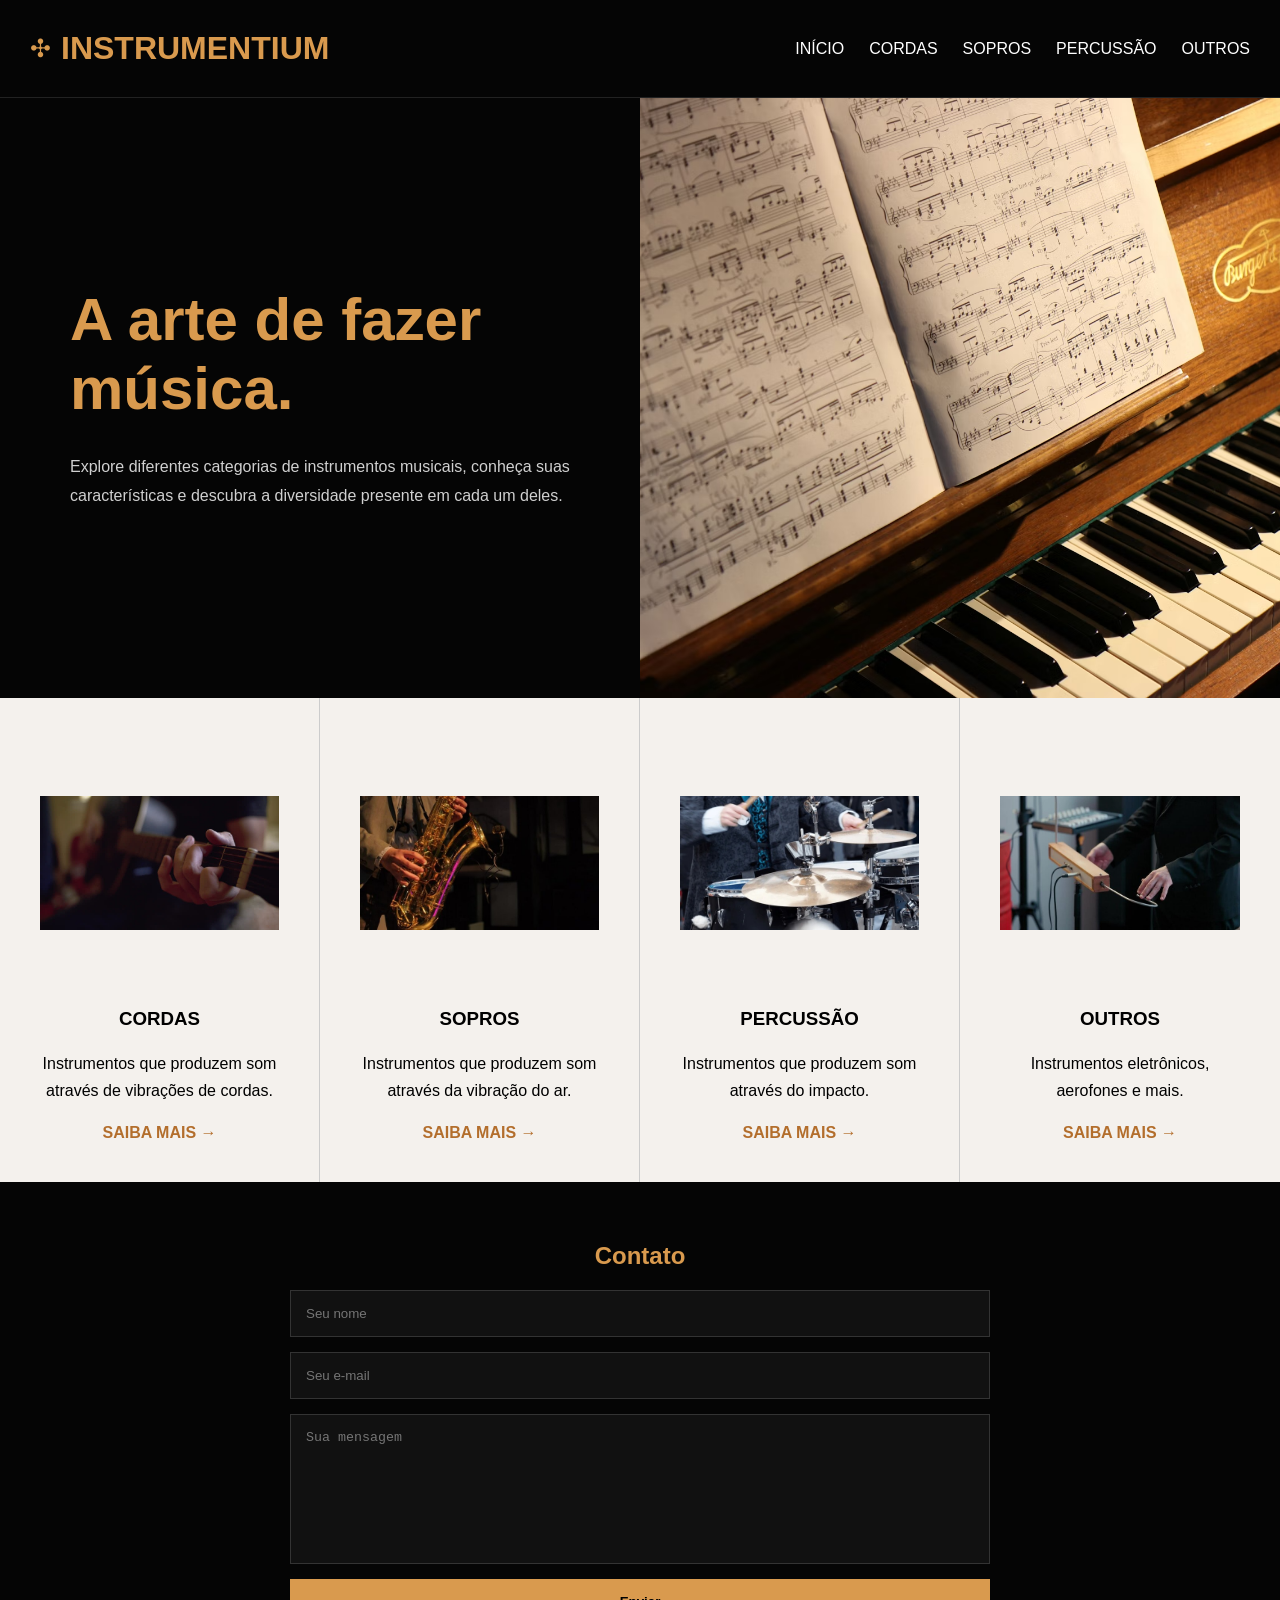
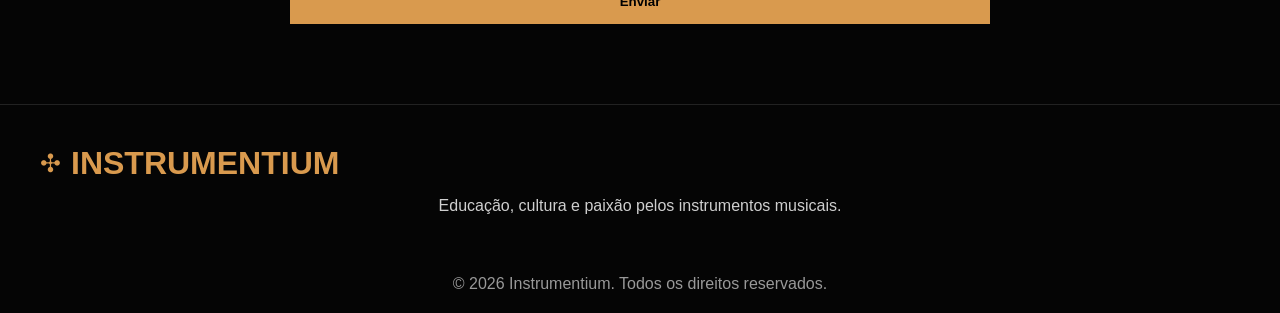
<file: index.html>
<!DOCTYPE html>
<html lang="pt-BR">

<head>

<meta charset="UTF-8">
<meta name="viewport" content="width=device-width, initial-scale=1.0">

<meta name="description" content="Instrumentium é um site sobre instrumentos musicais, suas categorias e características.">
<meta name="keywords" content="instrumentos musicais, cordas, sopro, percussão, outros, theremin, música">
<meta name="author" content="Lucas Saramento Brandão">

<link rel="icon" href="imagens/favicon.png" type="image/png">
<title>Instrumentium | Instrumentos Musicais</title>

<link rel="stylesheet" href="style.css">

<script src="script.js" defer></script>

</head>

<body>

<!-- Áudio -->
<audio autoplay>
<source src="audio/jazz.mp3" type="audio/mpeg">
</audio>

<header>

    <!-- Logo Superior -->
<div class="logo">
<span class="symbol">✣</span>
<h1>INSTRUMENTIUM</h1>
</div>

<!-- Nav dos tipos de instrumentos -->
<nav>
<a href="index.html">INÍCIO</a>
<a href="cordas.html">CORDAS</a>
<a href="sopros.html">SOPROS</a>
<a href="percussao.html">PERCUSSÃO</a>
<a href="outros.html">OUTROS</a>
</nav>

</header>


<section class="inicio">

<div class="texto-inicio">


<!-- Introdução/Apresentação -->
<h2>A arte de fazer música.</h2>

<p>
Explore diferentes categorias de instrumentos musicais,
conheça suas características e descubra a diversidade presente em cada um deles.
</p>

</div>

<div class="imagem-inicio">

<img
src="imagens/piano.png"
alt="Piano com partitura">

</div>

</section>

<!-- Section dos tipos de instrumentos -->
<section class="categorias">

<div class="caixa">

<img
src="imagens/violao_inicio.jpg"
alt="Violão">

<h3>CORDAS</h3>

<p>
Instrumentos que produzem som através de vibrações de cordas.
</p>

<a href="cordas.html">SAIBA MAIS →</a>

</div>


<div class="caixa">

<img
src="imagens/sax_inicio.jpg"
alt="Saxofone">

<h3>SOPROS</h3>

<p>
Instrumentos que produzem som através da vibração do ar.
</p>

<a href="sopros.html">SAIBA MAIS →</a>

</div>


<div class="caixa">

<img
src="imagens/bateria_inicio.jpg"
alt="Bateria">

<h3>PERCUSSÃO</h3>

<p>
Instrumentos que produzem som através do impacto.
</p>

<a href="percussao.html">SAIBA MAIS →</a>

</div>


<div class="caixa">

<img
src="imagens/theremin_inicio.jpg"
alt="Theremin">

<h3>OUTROS</h3>

<p>
Instrumentos eletrônicos, aerofones e mais.
</p>

<a href="outros.html">SAIBA MAIS →</a>

</div>

</section>


<!-- Contato -->
<section class="contato">

<h2>Contato</h2>

<form id="form-contato">

<input type="text" id="nome" placeholder="Seu nome" required>

<input type="email" id="email" placeholder="Seu e-mail" required>

<textarea id="mensagem" placeholder="Sua mensagem" required></textarea>

<button type="submit">Enviar</button>

</form>

<p id="mensagem-envio"></p>

</section>


<footer>

<!-- Logo Inferior -->
<div class="logo">
<span class="symbol">✣</span>
<h1>INSTRUMENTIUM</h1>
</div>

<!-- Slogan e Copyright -->
<p>
Educação, cultura e paixão pelos instrumentos musicais.
</p>

</footer>


<div class="copyright">
© 2026 Instrumentium. Todos os direitos reservados.
</div>

</body>

</html>
</file>
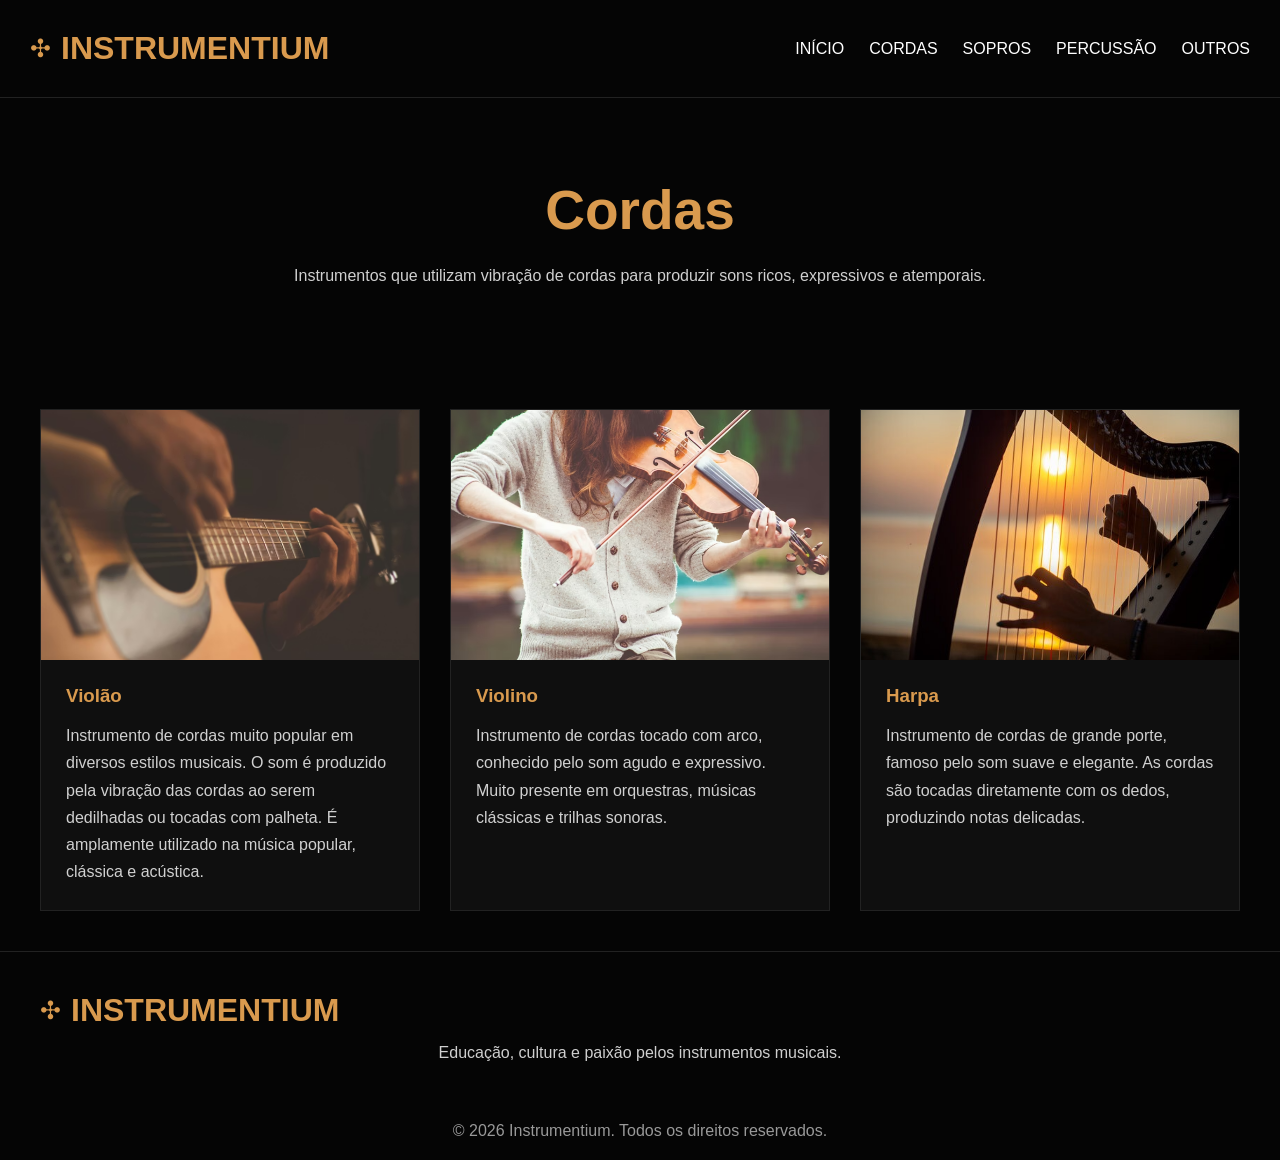
<file: cordas.html>
<!DOCTYPE html>
<html lang="pt-BR">

<head>

<meta charset="UTF-8">
<meta name="viewport" content="width=device-width, initial-scale=1.0">

<meta name="description" content="Conheça instrumentos de cordas, como violão, violino e harpa, e suas principais características.">
<meta name="keywords" content="instrumentos de cordas, violão, violino, harpa, música">
<meta name="author" content="Lucas Saramento Brandão">
  
<link rel="icon" href="imagens/favicon.png" type="image/png">
<title>Instrumentos de Cordas | Instrumentium</title>

<link rel="stylesheet" href="style.css">

<script src="script.js" defer></script>

</head>

<body>

<header>

<div class="logo">
<span class="symbol">✣</span>
<h1>INSTRUMENTIUM</h1>
</div>

<nav>
<a href="index.html">INÍCIO</a>
<a href="cordas.html">CORDAS</a>
<a href="sopros.html">SOPROS</a>
<a href="percussao.html">PERCUSSÃO</a>
<a href="outros.html">OUTROS</a>
</nav>

</header>


<!-- Apresentação Instrumentos de Corda -->
<section class="titulo-pagina">

<h2>Cordas</h2>

<p>
Instrumentos que utilizam vibração de cordas para produzir sons ricos,
expressivos e atemporais.
</p>

</section>


<!-- Instrumentos de Corda -->
<section class="instrumentos">


<div class="instrument-card">

<img
src="imagens/violao.png"
alt="Violão acústico">

<div class="content">

<h3>Violão</h3>

<p>
Instrumento de cordas muito popular em diversos estilos musicais.
O som é produzido pela vibração das cordas ao serem dedilhadas
ou tocadas com palheta.
É amplamente utilizado na música popular, clássica e acústica.
</p>

</div>

<audio src="audio/violao.mp3"></audio>

</div>



<div class="instrument-card">

<img
src="imagens/violino.png"
alt="Violino">

<div class="content">

<h3>Violino</h3>

<p>
Instrumento de cordas tocado com arco,
conhecido pelo som agudo e expressivo.
Muito presente em orquestras,
músicas clássicas e trilhas sonoras.
</p>

</div>

<audio src="audio/violino.mp3"></audio>

</div>



<div class="instrument-card">

<img
src="imagens/harpa.jpg"
alt="Harpa">

<div class="content">

<h3>Harpa</h3>

<p>
Instrumento de cordas de grande porte,
famoso pelo som suave e elegante.
As cordas são tocadas diretamente com os dedos,
produzindo notas delicadas.
</p>

</div>

<audio src="audio/harpa.mp3"></audio>

</div>


</section>


<footer>

<div class="logo">
<span class="symbol">✣</span>
<h1>INSTRUMENTIUM</h1>
</div>

<p>
Educação, cultura e paixão pelos instrumentos musicais.
</p>

</footer>


<div class="copyright">
© 2026 Instrumentium. Todos os direitos reservados.
</div>

</body>

</html>
</file>
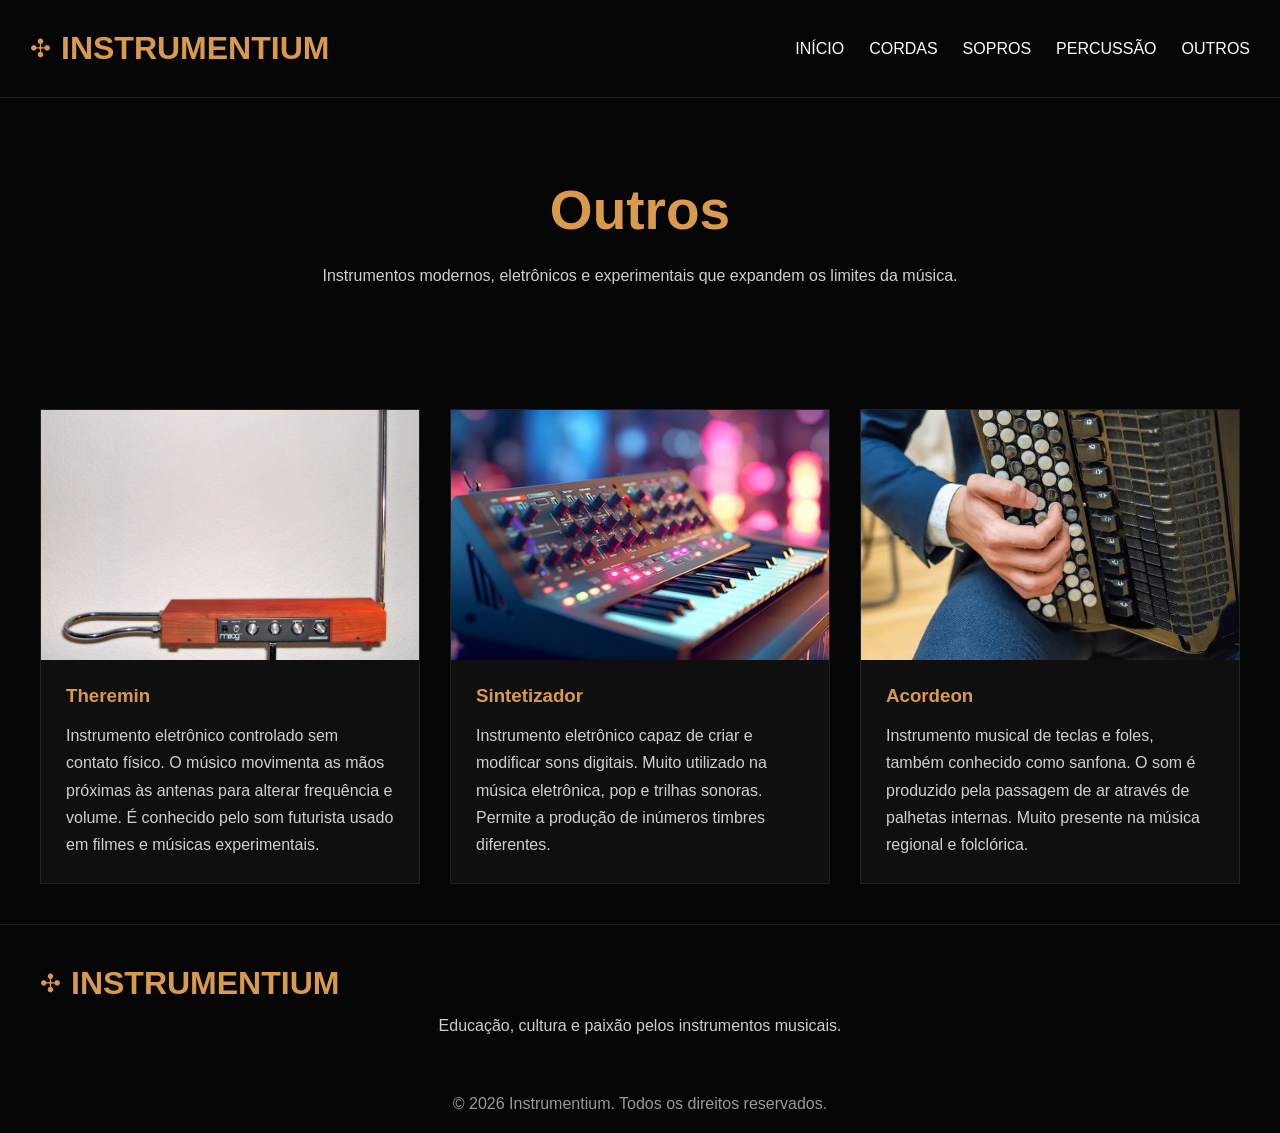
<file: outros.html>
<!DOCTYPE html>
<html lang="pt-BR">

<head>

<meta charset="UTF-8">
<meta name="viewport" content="width=device-width, initial-scale=1.0">

<meta name="description" content="Conheça instrumentos eletrônicos e experimentais, como theremin, sintetizador e acordeon.">
<meta name="keywords" content="theremin, sintetizador, acordeon, instrumentos eletrônicos, música">
<meta name="author" content="Lucas Saramento Brandão">
  
<link rel="icon" href="imagens/favicon.png" type="image/png">
<title>Outros Instrumentos | Instrumentium</title>

<link rel="stylesheet" href="style.css">
<script src="script.js" defer></script>

</head>

<body>

<header>

<div class="logo">
<span class="symbol">✣</span>
<h1>INSTRUMENTIUM</h1>
</div>

<nav>
<a href="index.html">INÍCIO</a>
<a href="cordas.html">CORDAS</a>
<a href="sopros.html">SOPROS</a>
<a href="percussao.html">PERCUSSÃO</a>
<a href="outros.html">OUTROS</a>
</nav>

</header>

<!-- Apresentação de Outros Tipos de Instrumentos -->
<section class="titulo-pagina">

<h2>Outros</h2>

<p>
Instrumentos modernos, eletrônicos e experimentais
que expandem os limites da música.
</p>

</section>


<section class="instrumentos">


<div class="instrument-card">

<img src="imagens/theremin.jpg"
alt="Theremin">

<div class="content">

<h3>Theremin</h3>

<p>
Instrumento eletrônico controlado sem contato físico.
O músico movimenta as mãos próximas às antenas para alterar frequência e volume.
É conhecido pelo som futurista usado em filmes e músicas experimentais.
</p>

</div>

<audio src="audio/theremin.mp3"></audio>

</div>


<div class="instrument-card">

<img src="imagens/sintetizador.jpg"
alt="Sintetizador">

<div class="content">

<h3>Sintetizador</h3>

<p>
Instrumento eletrônico capaz de criar e modificar sons digitais.
Muito utilizado na música eletrônica, pop e trilhas sonoras.
Permite a produção de inúmeros timbres diferentes.
</p>

</div>

<audio src="audio/sintetizador.mp3"></audio>

</div>


<div class="instrument-card">

<img src="imagens/acordeon.jpg"
alt="Acordeon">

<div class="content">

<h3>Acordeon</h3>

<p>
Instrumento musical de teclas e foles, também conhecido como sanfona.
O som é produzido pela passagem de ar através de palhetas internas.
Muito presente na música regional e folclórica.
</p>

</div>

<audio src="audio/acordeon.mp3"></audio>

</div>


</section>


<footer>

<div class="logo">
<span class="symbol">✣</span>
<h1>INSTRUMENTIUM</h1>
</div>

<p>
Educação, cultura e paixão pelos instrumentos musicais.
</p>

</footer>


<div class="copyright">
© 2026 Instrumentium. Todos os direitos reservados.
</div>

</body>

</html>
</file>
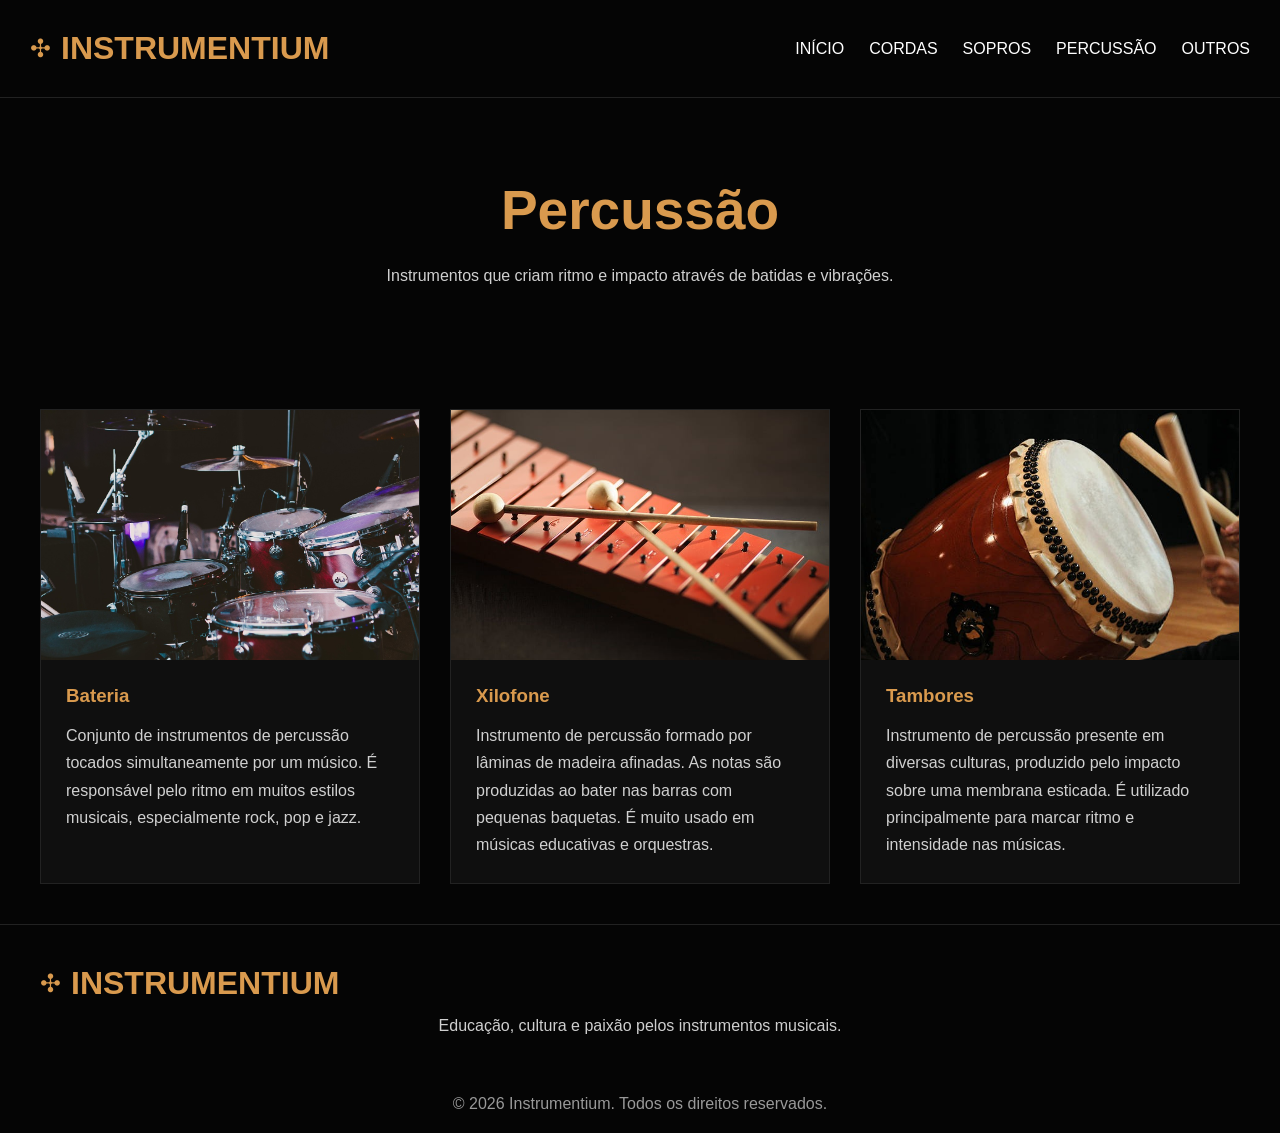
<file: percussao.html>
<!DOCTYPE html>
<html lang="pt-BR">

<head>

<meta charset="UTF-8">
<meta name="viewport" content="width=device-width, initial-scale=1.0">
<link rel="icon" href="imagens/favicon.png" type="image/png">

<meta name="description" content="Conheça instrumentos de percussão, como bateria, xilofone e tambores, e suas características.">
<meta name="keywords" content="instrumentos de percussão, bateria, xilofone, tambores, música">
<meta name="author" content="Lucas Saramento Brandão">
  
<title>Instrumentos de Percussão | Instrumentium</title>

<link rel="stylesheet" href="style.css">

<script src="script.js" defer></script>

</head>

<body>

<header>

<div class="logo">

<span class="symbol">✣</span>

<h1>INSTRUMENTIUM</h1>

</div>

<nav>

<a href="index.html">INÍCIO</a>

<a href="cordas.html">CORDAS</a>

<a href="sopros.html">SOPROS</a>

<a href="percussao.html" class="active">PERCUSSÃO</a>

<a href="outros.html">OUTROS</a>

</nav>

</header>

<!-- Apresentação Instrumentos de Percussão -->
<section class="titulo-pagina">

<h2>Percussão</h2>

<p>
Instrumentos que criam ritmo e impacto através de batidas e vibrações.
</p>

</section>

<!-- Instrumentos de Corda - Violão, Violino e Harpa -->
<section class="instrumentos">


<div class="instrument-card">

<img
src="imagens/bateria.jpg"
alt="Bateria">

<div class="content">

<h3>Bateria</h3>

<p>
Conjunto de instrumentos de percussão tocados simultaneamente por um músico.
É responsável pelo ritmo em muitos estilos musicais,
especialmente rock, pop e jazz.
</p>

</div>

<audio src="audio/bateria.mp3"></audio>

</div>


<div class="instrument-card">

<img
src="imagens/xilofone.jpg"
alt="Xilofone">

<div class="content">

<h3>Xilofone</h3>

<p>
Instrumento de percussão formado por lâminas de madeira afinadas.
As notas são produzidas ao bater nas barras com pequenas baquetas.
É muito usado em músicas educativas e orquestras.
</p>

</div>

<audio src="audio/xilofone.mp3"></audio>

</div>


<div class="instrument-card">

<img
src="imagens/tambor_taiko.jpg"
alt="Tambor">

<div class="content">

<h3>Tambores</h3>

<p>
Instrumento de percussão presente em diversas culturas,
produzido pelo impacto sobre uma membrana esticada.
É utilizado principalmente para marcar ritmo e intensidade nas músicas.
</p>

</div>

<audio src="audio/tambores.mp3"></audio>

</div>


</section>


<footer>

<div class="logo">

<span class="symbol">✣</span>

<h1>INSTRUMENTIUM</h1>

</div>

<p>
Educação, cultura e paixão pelos instrumentos musicais.
</p>

</footer>


<div class="copyright">

© 2026 Instrumentium. Todos os direitos reservados.

</div>

</body>

</html>
</file>
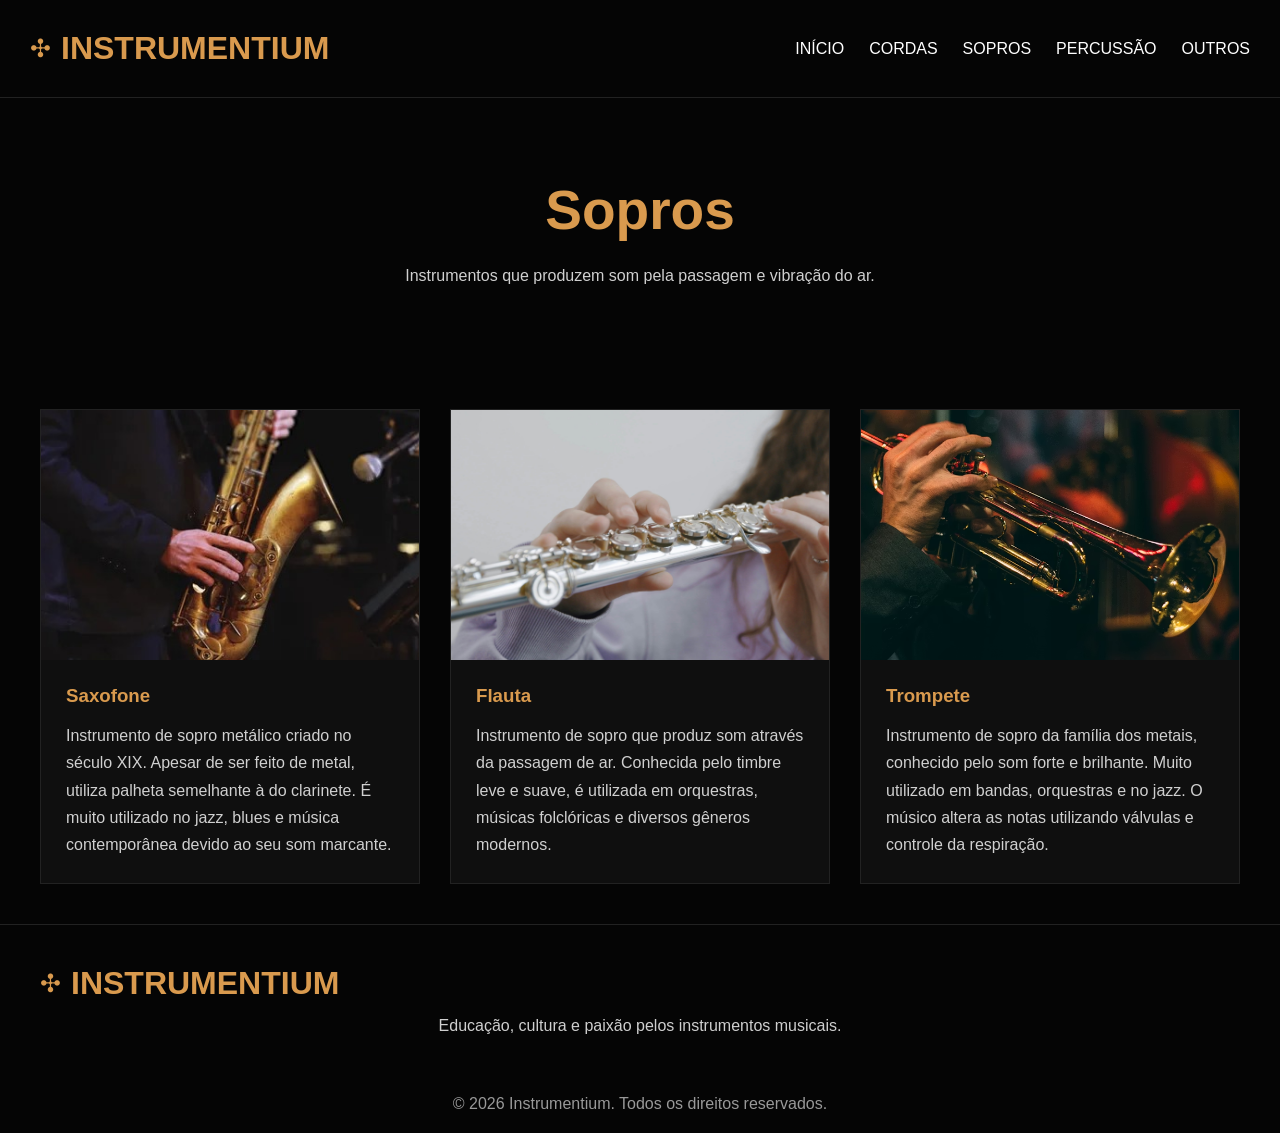
<file: sopros.html>
<!DOCTYPE html>
<html lang="pt-BR">
<head>
<meta charset="UTF-8">
<meta name="viewport" content="width=device-width, initial-scale=1.0">

<meta name="description" content="Conheça instrumentos de sopro, como saxofone, flauta e trompete, e suas características.">
<meta name="keywords" content="instrumentos de sopro, saxofone, flauta, trompete, música">
<meta name="author" content="Lucas Saramento Brandão">
  
<link rel="icon" href="imagens/favicon.png" type="image/png">
<title>Instrumentos de Sopros | Instrumentium</title>

<link rel="stylesheet" href="style.css">
<script src="script.js" defer></script>
</head>

<body>

<header>

<div class="logo">
<span class="symbol">✣</span>
<h1>INSTRUMENTIUM</h1>
</div>

<nav>
<a href="index.html">INÍCIO</a>
<a href="cordas.html">CORDAS</a>
<a href="sopros.html">SOPROS</a>
<a href="percussao.html">PERCUSSÃO</a>
<a href="outros.html">OUTROS</a>
</nav>

</header>

<!-- Apresentação Instrumentos de Sopro -->
<section class="titulo-pagina">
<h2>Sopros</h2>
<p>Instrumentos que produzem som pela passagem e vibração do ar.</p>
</section>

<!-- Instrumentos de Sopro - Saxofone, Flauta e Trompete -->
<section class="instrumentos">

<div class="instrument-card">
<img src="imagens/saxofone.jpg" alt="Saxofone">

<div class="content">
<h3>Saxofone</h3>
<p>
Instrumento de sopro metálico criado no século XIX.
Apesar de ser feito de metal, utiliza palheta semelhante à do clarinete.
É muito utilizado no jazz, blues e música contemporânea devido ao seu som marcante.
</p>
</div>

<audio src="audio/saxofone.mp3"></audio>
</div>


<div class="instrument-card">
<img src="imagens/flauta.jpg" alt="Flauta">

<div class="content">
<h3>Flauta</h3>
<p>
Instrumento de sopro que produz som através da passagem de ar.
Conhecida pelo timbre leve e suave, é utilizada em orquestras, músicas folclóricas e diversos gêneros modernos.
</p>
</div>

<audio src="audio/flauta.mp3"></audio>
</div>


<div class="instrument-card">
<img src="imagens/trompete.png" alt="Trompete">

<div class="content">
<h3>Trompete</h3>
<p>
Instrumento de sopro da família dos metais, conhecido pelo som forte e brilhante.
Muito utilizado em bandas, orquestras e no jazz.
O músico altera as notas utilizando válvulas e controle da respiração.
</p>
</div>

<audio src="audio/trompete.mp3"></audio>
</div>

</section>


<footer>

<div class="logo">
<span class="symbol">✣</span>
<h1>INSTRUMENTIUM</h1>
</div>

<p>Educação, cultura e paixão pelos instrumentos musicais.</p>

</footer>


<div class="copyright">
© 2026 Instrumentium. Todos os direitos reservados.
</div>

</body>
</html>
</file>
<file: style.css>
/* RESET */
*{
    margin:0;
    padding:0;
    box-sizing:border-box;
}

body{
    background:#050505;
    color:white;
    font-family:Arial, sans-serif;
}

img{
    width:100%;
    display:block;
}

/* TOPO */

header{
    display:flex;
    justify-content:space-between;
    align-items:center;
    padding:30px;
    border-bottom:1px solid #222;
}

.logo{
    display:flex;
    align-items:center;
    gap:10px;
}

.logo h1{
    color:#d99a4e;
    font-size:32px;
}

.symbol{
    color:#d99a4e;
    font-size:25px;
}

nav{
    display:flex;
    gap:25px;
}

nav a{
    color:white;
    text-decoration:none;
    transition:0.3s;
}

nav a:hover{
    color:#d99a4e;
}

/* INÍCIO */

.inicio{
    display:grid;
    grid-template-columns:1fr 1fr;
    min-height:600px;
}

.texto-inicio{
    padding:70px;
    display:flex;
    flex-direction:column;
    justify-content:center;
}

.texto-inicio h2{
    font-size:60px;
    margin-bottom:30px;
    color:#d99a4e;
}

.texto-inicio p{
    color:#d0d0d0;
    line-height:1.8;
}

.imagem-inicio img{
    height:100%;
    object-fit:cover;
}

/* CATEGORIAS */

.categorias{
    display:grid;
    grid-template-columns: 1fr 1fr 1fr 1fr;
    background:#f4f1ed;
    color:black;
}

.caixa{
    padding:40px;
    text-align:center;
    border-right:1px solid #ccc;
}

.caixa:last-child{
    border-right:none;
}

.caixa img{
    height:250px;
    object-fit:contain;
    margin-bottom:20px;
}

.caixa h3{
    margin-bottom:20px;
}

.caixa p{
    line-height:1.7;
    margin-bottom:20px;
}

.caixa a{
    color:#b36e2c;
    text-decoration:none;
    font-weight:bold;
}

/* TÍTULO DAS PÁGINAS */

.titulo-pagina{
    padding:80px 30px;
    text-align:center;
}

.titulo-pagina h2{
    font-size:55px;
    color:#d99a4e;
    margin-bottom:20px;
}

.titulo-pagina p{
    color:#d0d0d0;
    max-width:800px;
    margin:auto;
    line-height:1.7;
}

/* INSTRUMENTOS */

.instrumentos{
    display:grid;
    grid-template-columns:repeat(3,1fr);
    gap:30px;
    padding:40px;
}

.instrument-card{
    background:#0f0f0f;
    border:1px solid #222;
    overflow:hidden;
    cursor:pointer;

    opacity:0;
    transform:translateY(30px);
    transition:0.6s;
}

.instrument-card.aparecer{
    opacity:1;
    transform:translateY(0);
}

.instrument-card:hover{
    transform:translateY(0) scale(1.03);
}

.instrument-card img{
    height:250px;
    object-fit:cover;
}

.content{
    padding:25px;
}

.content h3{
    color:#d99a4e;
    margin-bottom:15px;
}

.content p{
    color:#d0d0d0;
    line-height:1.7;
}

/* CONTATO */

.contato{
    padding:60px;
    text-align:center;
}

.contato h2{
    margin-bottom:20px;
    color:#d99a4e;
}

#form-contato{
    max-width:700px;
    margin:auto;

    display:flex;
    flex-direction:column;
    gap:15px;
}

input,
textarea{
    padding:15px;
    border:1px solid #333;
    background:#111;
    color:white;
}

textarea{
    height:150px;
    resize:none;
}

button{
    padding:15px;
    border:none;
    background:#d99a4e;
    color:black;
    cursor:pointer;
    font-weight:bold;
    transition:0.3s;
}

button:hover{
    transform:scale(1.03);
}

#mensagem-envio{
    margin-top:20px;
}

/* RODAPÉ */

footer{
    border-top:1px solid #222;
    padding:40px;
    text-align:center;
}

footer p{
    color:#cfcfcf;
    margin-top:15px;
}

.copyright{
    text-align:center;
    padding:20px;
    color:#999;
}

/* RESPONSIVO */

@media(max-width:900px){

    .inicio{
        grid-template-columns:1fr;
    }

    .categorias{
        grid-template-columns:1fr 1fr;
    }

    .instrumentos{
        grid-template-columns:1fr;
    }

}

@media(max-width:700px){

    header{
        flex-direction:column;
        gap:20px;
    }

    nav{
        flex-wrap:wrap;
        justify-content:center;
    }

    .categorias{
        grid-template-columns:1fr;
    }

    .texto-inicio h2{
        font-size:40px;
    }

    .titulo-pagina h2{
        font-size:40px;
    }

}
</file>
